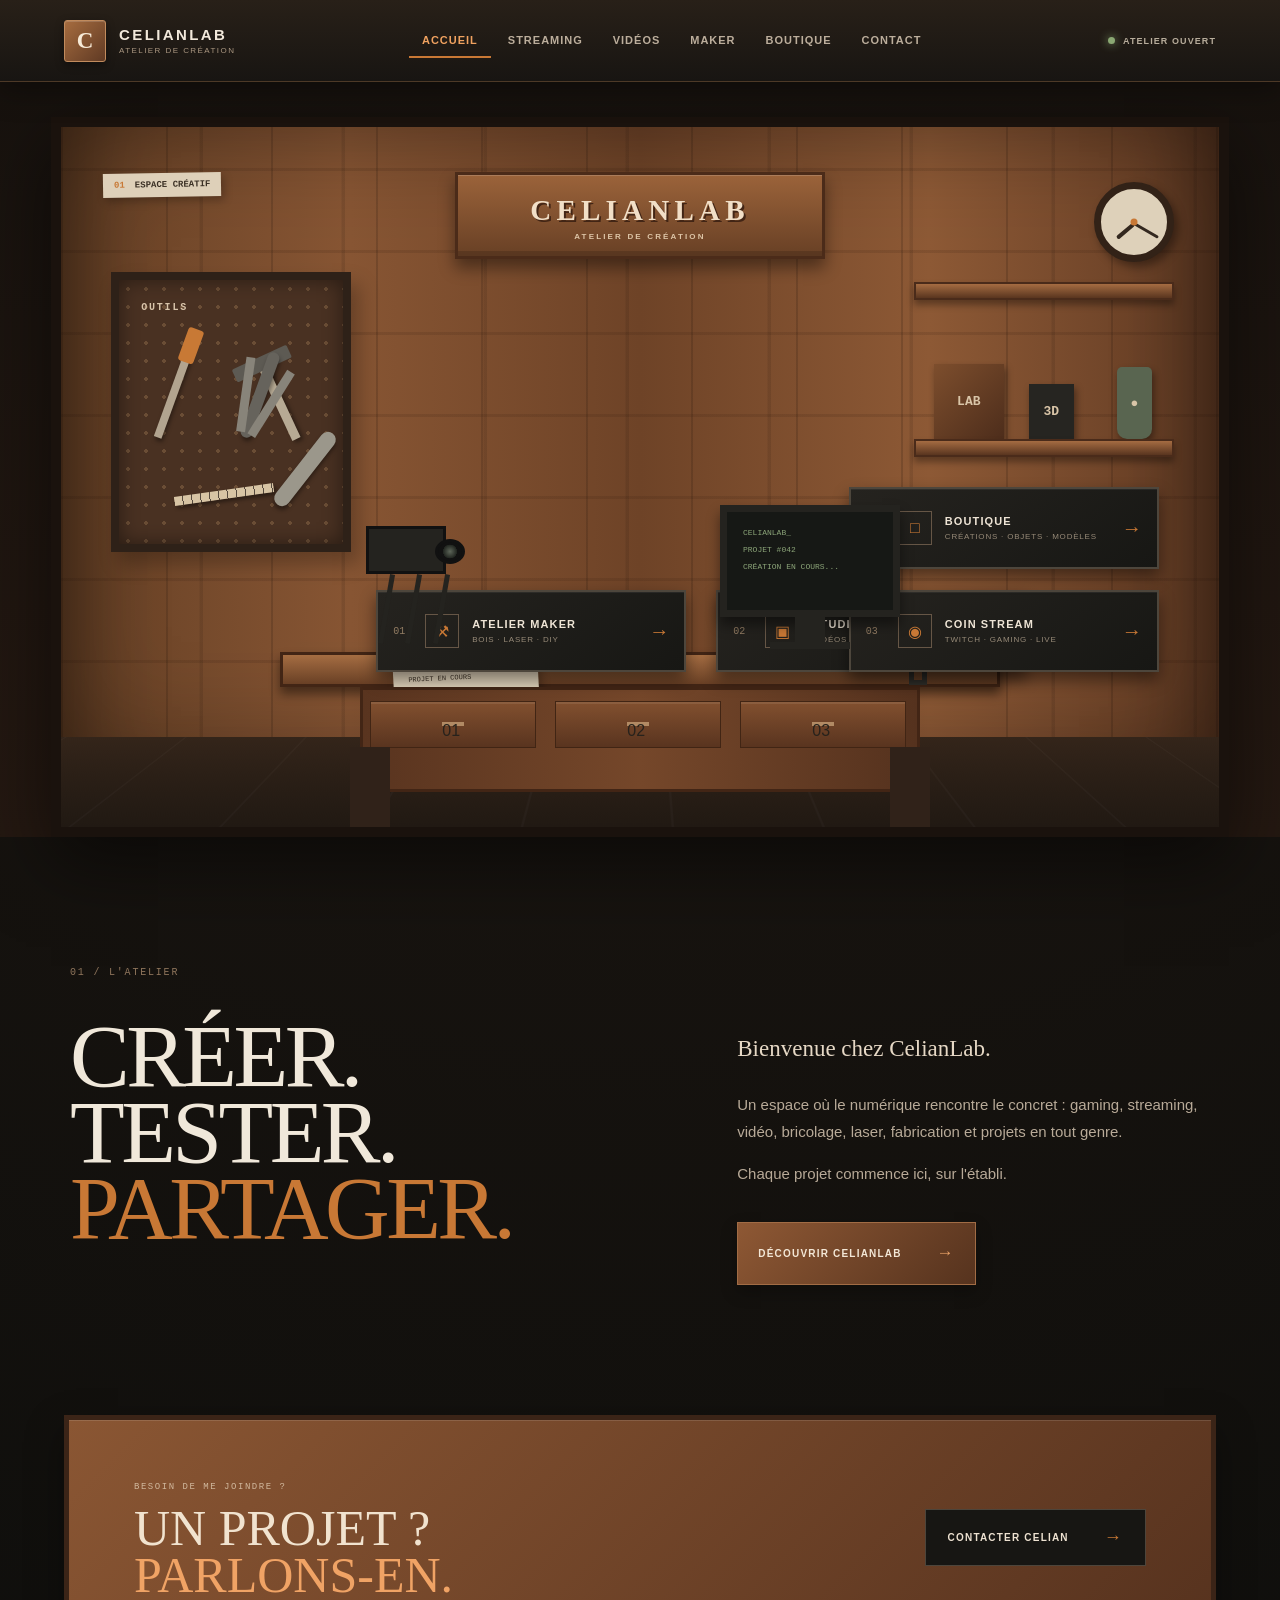
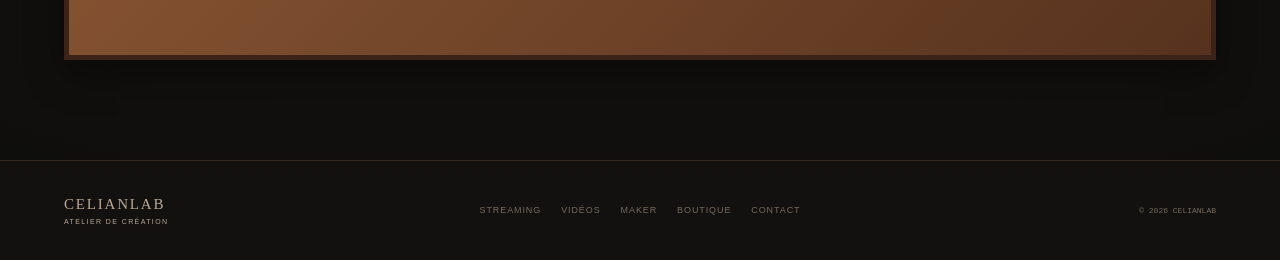
<file: index.html>
<!DOCTYPE html>
<html lang="fr">
<head>
    <meta charset="UTF-8">
    <meta name="viewport" content="width=device-width, initial-scale=1.0">

    <title>CelianLab — Atelier de création</title>
    <meta
        name="description"
        content="CelianLab — atelier de création, maker, gaming, vidéo, laser et bricolage."
    >

    <link rel="stylesheet" href="./style.css">
</head>

<body>

    <!-- =========================
         HEADER
    ========================== -->

    <header class="topbar">

        <a href="./index.html" class="brand">
            <span class="brand-mark">C</span>

            <span class="brand-text">
                CELIANLAB
                <small>ATELIER DE CRÉATION</small>
            </span>
        </a>

        <nav class="navigation">
            <a href="./index.html" class="active">Accueil</a>
            <a href="./streaming.html">Streaming</a>
            <a href="./videos.html">Vidéos</a>
            <a href="./maker.html">Maker</a>
            <a href="./boutique.html">Boutique</a>
            <a href="./contact.html">Contact</a>
        </nav>

        <div class="workshop-status">
            <span class="status-light"></span>
            ATELIER OUVERT
        </div>

    </header>


    <!-- =========================
         ATELIER
    ========================== -->

    <main>

        <section class="workshop">

            <!-- Mur arrière -->

            <div class="back-wall">

                <!-- Enseigne -->

                <div class="workshop-sign">

                    <div class="sign-top">
                        CELIANLAB
                    </div>

                    <div class="sign-bottom">
                        ATELIER DE CRÉATION
                    </div>

                </div>


                <!-- Petite plaque -->

                <div class="wall-label">
                    <span>01</span>
                    ESPACE CRÉATIF
                </div>


                <!-- Étagère -->

                <div class="shelf">

                    <div class="shelf-board shelf-top"></div>

                    <div class="shelf-item box-one">
                        <span>LAB</span>
                    </div>

                    <div class="shelf-item box-two">
                        3D
                    </div>

                    <div class="shelf-item bottle">
                        ●
                    </div>

                    <div class="shelf-board shelf-bottom"></div>

                </div>


                <!-- Tableau d'outils -->

                <div class="pegboard">

                    <div class="pegboard-title">
                        OUTILS
                    </div>

                    <div class="tool hammer"></div>
                    <div class="tool screwdriver"></div>
                    <div class="tool ruler"></div>
                    <div class="tool plier"></div>
                    <div class="tool wrench"></div>

                </div>


                <!-- Petite horloge -->

                <div class="clock">
                    <span class="clock-hand hour"></span>
                    <span class="clock-hand minute"></span>
                    <span class="clock-center"></span>
                </div>


                <!-- =========================
                     ZONE MAKER
                ========================== -->

                <a href="./maker.html"
                   class="work-zone maker-zone"
                   aria-label="Découvrir l'atelier Maker">

                    <div class="zone-number">01</div>

                    <div class="zone-content">

                        <span class="zone-icon">⚒</span>

                        <div>
                            <strong>ATELIER MAKER</strong>
                            <small>BOIS · LASER · DIY</small>
                        </div>

                    </div>

                    <span class="zone-arrow">→</span>

                </a>


                <!-- =========================
                     ZONE VIDEO
                ========================== -->

                <a href="./videos.html"
                   class="work-zone video-zone"
                   aria-label="Voir les vidéos">

                    <div class="zone-number">02</div>

                    <div class="zone-content">

                        <span class="zone-icon">▣</span>

                        <div>
                            <strong>STUDIO VIDÉO</strong>
                            <small>VIDÉOS · MONTAGE · CRÉATION</small>
                        </div>

                    </div>

                    <span class="zone-arrow">→</span>

                </a>


                <!-- =========================
                     ZONE STREAMING
                ========================== -->

                <a href="./streaming.html"
                   class="work-zone streaming-zone"
                   aria-label="Accéder au streaming">

                    <div class="zone-number">03</div>

                    <div class="zone-content">

                        <span class="zone-icon">◉</span>

                        <div>
                            <strong>COIN STREAM</strong>
                            <small>TWITCH · GAMING · LIVE</small>
                        </div>

                    </div>

                    <span class="zone-arrow">→</span>

                </a>


                <!-- =========================
                     ZONE BOUTIQUE
                ========================== -->

                <a href="./boutique.html"
                   class="work-zone shop-zone"
                   aria-label="Voir les créations">

                    <div class="zone-number">04</div>

                    <div class="zone-content">

                        <span class="zone-icon">□</span>

                        <div>
                            <strong>BOUTIQUE</strong>
                            <small>CRÉATIONS · OBJETS · MODÈLES</small>
                        </div>

                    </div>

                    <span class="zone-arrow">→</span>

                </a>


                <!-- =========================
                     ÉTABLI
                ========================== -->

                <div class="workbench">

                    <div class="bench-top">

                        <div class="bench-clamp"></div>

                        <div class="bench-paper">
                            <span>CELIANLAB</span>
                            <small>PROJET EN COURS</small>
                        </div>

                        <div class="bench-tools">
                            <span>✎</span>
                            <span>▱</span>
                            <span>⚙</span>
                        </div>

                    </div>

                    <div class="bench-front">

                        <div class="drawer">
                            <span>01</span>
                        </div>

                        <div class="drawer">
                            <span>02</span>
                        </div>

                        <div class="drawer">
                            <span>03</span>
                        </div>

                    </div>

                    <div class="bench-leg left"></div>
                    <div class="bench-leg right"></div>

                </div>


                <!-- Écran sur établi -->

                <div class="monitor">

                    <div class="monitor-screen">

                        <span class="terminal-line">
                            CELIANLAB_
                        </span>

                        <span class="terminal-line">
                            PROJET #042
                        </span>

                        <span class="terminal-line">
                            CRÉATION EN COURS...
                        </span>

                    </div>

                    <div class="monitor-neck"></div>
                    <div class="monitor-base"></div>

                </div>


                <!-- Caméra -->

                <div class="camera">

                    <div class="camera-body">
                        <div class="camera-lens"></div>
                    </div>

                    <div class="camera-tripod">
                        <span></span>
                        <span></span>
                        <span></span>
                    </div>

                </div>


                <!-- Sol -->

                <div class="floor-lines"></div>

            </div>

        </section>


        <!-- =========================
             PRESENTATION
        ========================== -->

        <section class="intro-section">

            <div class="section-number">
                01 / L'ATELIER
            </div>

            <div class="intro-grid">

                <div>
                    <h1>
                        CRÉER.<br>
                        TESTER.<br>
                        <em>PARTAGER.</em>
                    </h1>
                </div>

                <div class="intro-text">

                    <p class="intro-lead">
                        Bienvenue chez CelianLab.
                    </p>

                    <p>
                        Un espace où le numérique rencontre le concret :
                        gaming, streaming, vidéo, bricolage, laser,
                        fabrication et projets en tout genre.
                    </p>

                    <p>
                        Chaque projet commence ici, sur l'établi.
                    </p>

                    <a href="./about.html" class="wood-button">
                        DÉCOUVRIR CELIANLAB
                        <span>→</span>
                    </a>

                </div>

            </div>

        </section>


        <!-- =========================
             CONTACT / PLAQUE
        ========================== -->

        <section class="contact-board">

            <div class="contact-board-inner">

                <div>
                    <span class="small-label">BESOIN DE ME JOINDRE ?</span>

                    <h2>
                        UN PROJET ?
                        <br>
                        <em>PARLONS-EN.</em>
                    </h2>
                </div>

                <a href="./contact.html" class="contact-button">
                    CONTACTER CELIAN
                    <span>→</span>
                </a>

            </div>

        </section>

    </main>


    <!-- =========================
         FOOTER
    ========================== -->

    <footer class="footer">

        <div class="footer-brand">
            CELIANLAB
            <span>ATELIER DE CRÉATION</span>
        </div>

        <div class="footer-links">

            <a href="./streaming.html">Streaming</a>
            <a href="./videos.html">Vidéos</a>
            <a href="./maker.html">Maker</a>
            <a href="./boutique.html">Boutique</a>
            <a href="./contact.html">Contact</a>

        </div>

        <div class="footer-copy">
            © 2026 CELIANLAB
        </div>

    </footer>

</body>
</html>
</file>
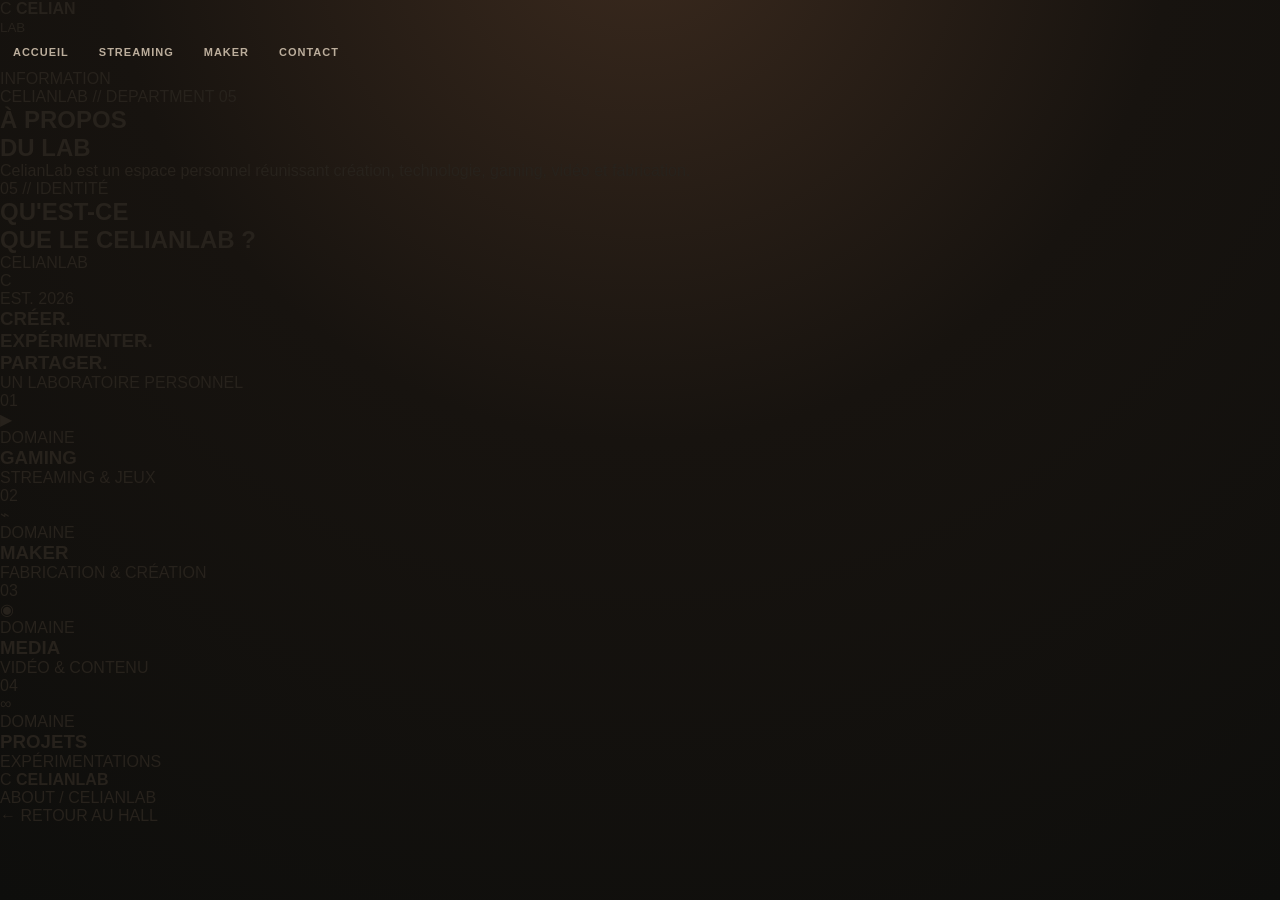
<file: about.html>
<!DOCTYPE html>
<html lang="fr">
<head>
    <meta charset="UTF-8">
    <meta name="viewport" content="width=device-width, initial-scale=1.0">
    <title>CelianLab — À propos</title>
    <link rel="stylesheet" href="style.css">
</head>

<body>

<header class="header">

    <a href="index.html" class="logo">
        <span class="logo-mark">C</span>
        <span>
            <strong>CELIAN</strong><br>
            <small>LAB</small>
        </span>
    </a>

    <nav class="navigation">
        <a href="index.html">Accueil</a>
        <a href="streaming.html">Streaming</a>
        <a href="maker.html">Maker</a>
        <a href="contact.html">Contact</a>
    </nav>

    <div class="status">
        <span class="status-dot"></span>
        INFORMATION
    </div>

</header>


<main>

<section class="hero">

    <div class="hero-content">

        <p class="eyebrow">
            CELIANLAB // DEPARTMENT 05
        </p>

        <h1>
            À PROPOS<br>
            <span>DU LAB</span>
        </h1>

        <p class="hero-description">
            CelianLab est un espace personnel réunissant création,
            technologie, gaming, vidéo et fabrication.
        </p>

    </div>

</section>


<section class="activities">

    <div class="section-title">

        <p class="eyebrow">05 // IDENTITÉ</p>

        <h2>
            QU'EST-CE<br>
            QUE LE <span>CELIANLAB ?</span>
        </h2>

    </div>


    <div class="departments">

        <div class="department department-large">

            <div class="department-number">CELIANLAB</div>

            <div class="department-icon">C</div>

            <div class="department-content">

                <p>EST. 2026</p>

                <h3>
                    CRÉER.<br>
                    EXPÉRIMENTER.<br>
                    PARTAGER.
                </h3>

                <span class="enter">
                    UN LABORATOIRE PERSONNEL
                </span>

            </div>

        </div>


        <div class="department">

            <div class="department-number">01</div>

            <div class="department-icon">▶</div>

            <div class="department-content">

                <p>DOMAINE</p>

                <h3>
                    GAMING
                </h3>

                <span class="enter">
                    STREAMING & JEUX
                </span>

            </div>

        </div>


        <div class="department">

            <div class="department-number">02</div>

            <div class="department-icon">⌁</div>

            <div class="department-content">

                <p>DOMAINE</p>

                <h3>
                    MAKER
                </h3>

                <span class="enter">
                    FABRICATION & CRÉATION
                </span>

            </div>

        </div>


        <div class="department">

            <div class="department-number">03</div>

            <div class="department-icon">◉</div>

            <div class="department-content">

                <p>DOMAINE</p>

                <h3>
                    MEDIA
                </h3>

                <span class="enter">
                    VIDÉO & CONTENU
                </span>

            </div>

        </div>


        <div class="department">

            <div class="department-number">04</div>

            <div class="department-icon">∞</div>

            <div class="department-content">

                <p>DOMAINE</p>

                <h3>
                    PROJETS
                </h3>

                <span class="enter">
                    EXPÉRIMENTATIONS
                </span>

            </div>

        </div>

    </div>

</section>

</main>


<footer>

    <div class="footer-logo">
        <span class="logo-mark">C</span>
        <strong>CELIANLAB</strong>
    </div>

    <p>ABOUT / CELIANLAB</p>

    <a href="index.html">← RETOUR AU HALL</a>

</footer>

</body>
</html>
</file>
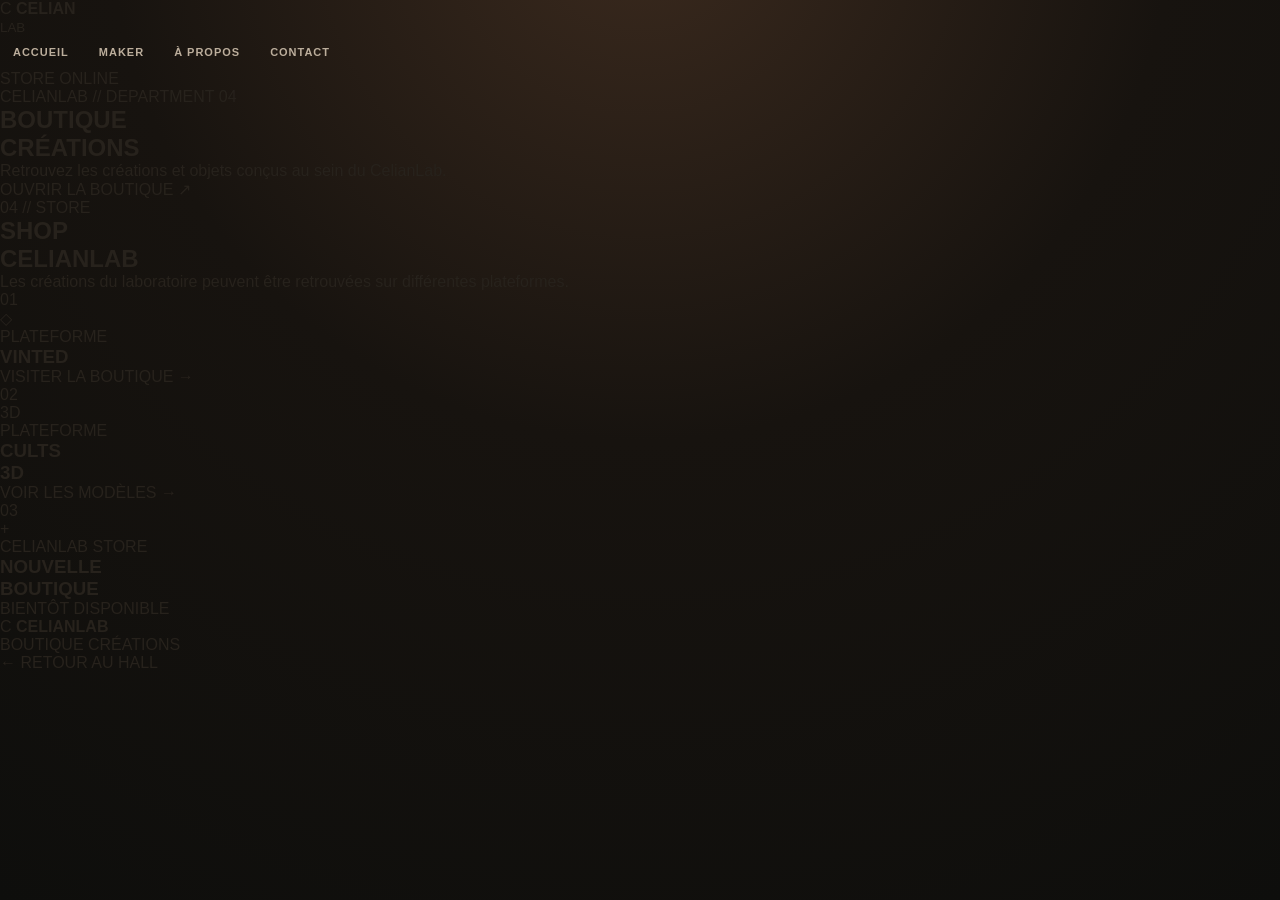
<file: boutique.html>
<!DOCTYPE html>
<html lang="fr">
<head>
    <meta charset="UTF-8">
    <meta name="viewport" content="width=device-width, initial-scale=1.0">
    <title>CelianLab — Boutique</title>
    <link rel="stylesheet" href="style.css">
</head>

<body>

<header class="header">

    <a href="index.html" class="logo">
        <span class="logo-mark">C</span>
        <span>
            <strong>CELIAN</strong><br>
            <small>LAB</small>
        </span>
    </a>

    <nav class="navigation">
        <a href="index.html">Accueil</a>
        <a href="maker.html">Maker</a>
        <a href="about.html">À propos</a>
        <a href="contact.html">Contact</a>
    </nav>

    <div class="status">
        <span class="status-dot"></span>
        STORE ONLINE
    </div>

</header>


<main>

<section class="hero">

    <div class="hero-content">

        <p class="eyebrow">
            CELIANLAB // DEPARTMENT 04
        </p>

        <h1>
            BOUTIQUE<br>
            <span>CRÉATIONS</span>
        </h1>

        <p class="hero-description">
            Retrouvez les créations et objets conçus au sein du CelianLab.
        </p>

        <a href="https://www.vinted.fr/" target="_blank" class="primary-button">
            OUVRIR LA BOUTIQUE
            <span>↗</span>
        </a>

    </div>

</section>


<section class="activities">

    <div class="section-title">

        <p class="eyebrow">04 // STORE</p>

        <h2>
            SHOP<br>
            <span>CELIANLAB</span>
        </h2>

        <p>
            Les créations du laboratoire peuvent être retrouvées sur différentes plateformes.
        </p>

    </div>


    <div class="departments">

        <a href="https://www.vinted.fr/" target="_blank"
           class="department department-large">

            <div class="department-number">01</div>

            <div class="department-icon">◇</div>

            <div class="department-content">

                <p>PLATEFORME</p>

                <h3>
                    VINTED
                </h3>

                <span class="enter">
                    VISITER LA BOUTIQUE →
                </span>

            </div>

        </a>


        <a href="https://cults3d.com/" target="_blank"
           class="department">

            <div class="department-number">02</div>

            <div class="department-icon">3D</div>

            <div class="department-content">

                <p>PLATEFORME</p>

                <h3>
                    CULTS<br>
                    3D
                </h3>

                <span class="enter">
                    VOIR LES MODÈLES →
                </span>

            </div>

        </a>


        <div class="department">

            <div class="department-number">03</div>

            <div class="department-icon">+</div>

            <div class="department-content">

                <p>CELIANLAB STORE</p>

                <h3>
                    NOUVELLE<br>
                    BOUTIQUE
                </h3>

                <span class="enter">
                    BIENTÔT DISPONIBLE
                </span>

            </div>

        </div>

    </div>

</section>

</main>


<footer>

    <div class="footer-logo">
        <span class="logo-mark">C</span>
        <strong>CELIANLAB</strong>
    </div>

    <p>BOUTIQUE CRÉATIONS</p>

    <a href="index.html">← RETOUR AU HALL</a>

</footer>

</body>
</html>
</file>
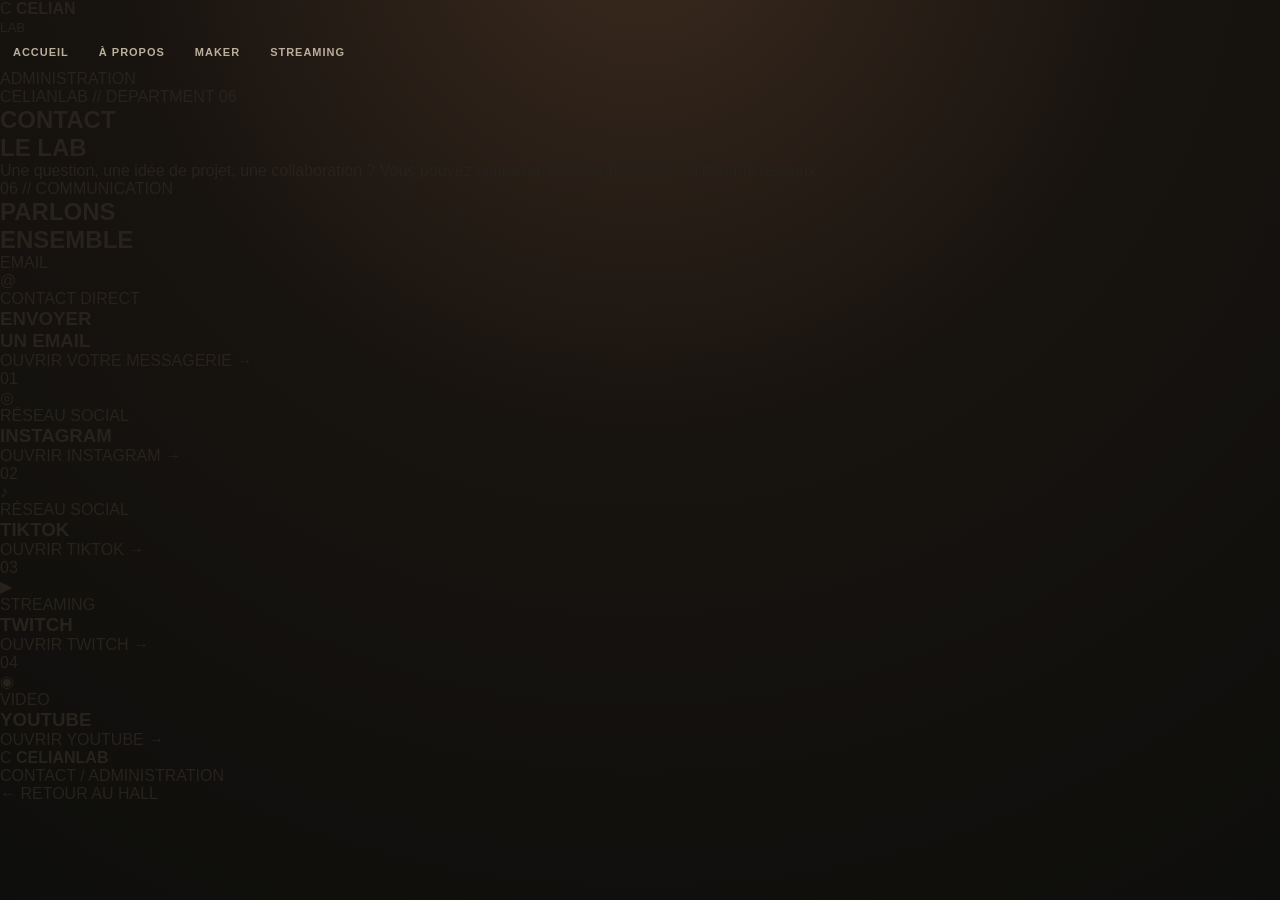
<file: contact.html>
<!DOCTYPE html>
<html lang="fr">
<head>
    <meta charset="UTF-8">
    <meta name="viewport" content="width=device-width, initial-scale=1.0">
    <title>CelianLab — Contact</title>
    <link rel="stylesheet" href="style.css">
</head>

<body>

<header class="header">

    <a href="index.html" class="logo">
        <span class="logo-mark">C</span>
        <span>
            <strong>CELIAN</strong><br>
            <small>LAB</small>
        </span>
    </a>

    <nav class="navigation">
        <a href="index.html">Accueil</a>
        <a href="about.html">À propos</a>
        <a href="maker.html">Maker</a>
        <a href="streaming.html">Streaming</a>
    </nav>

    <div class="status">
        <span class="status-dot"></span>
        ADMINISTRATION
    </div>

</header>


<main>

<section class="hero">

    <div class="hero-content">

        <p class="eyebrow">
            CELIANLAB // DEPARTMENT 06
        </p>

        <h1>
            CONTACT<br>
            <span>LE LAB</span>
        </h1>

        <p class="hero-description">
            Une question, une idée de projet, une collaboration ?
            Vous pouvez contacter le CelianLab via les différents réseaux.
        </p>

    </div>

</section>


<section class="activities">

    <div class="section-title">

        <p class="eyebrow">06 // COMMUNICATION</p>

        <h2>
            PARLONS<br>
            <span>ENSEMBLE</span>
        </h2>

    </div>


    <div class="departments">

        <a href="mailto:contact@celianlab.fr"
           class="department department-large">

            <div class="department-number">EMAIL</div>

            <div class="department-icon">@</div>

            <div class="department-content">

                <p>CONTACT DIRECT</p>

                <h3>
                    ENVOYER<br>
                    UN EMAIL
                </h3>

                <span class="enter">
                    OUVRIR VOTRE MESSAGERIE →
                </span>

            </div>

        </a>


        <a href="https://www.instagram.com/" target="_blank"
           class="department">

            <div class="department-number">01</div>

            <div class="department-icon">◎</div>

            <div class="department-content">

                <p>RÉSEAU SOCIAL</p>

                <h3>
                    INSTAGRAM
                </h3>

                <span class="enter">
                    OUVRIR INSTAGRAM →
                </span>

            </div>

        </a>


        <a href="https://www.tiktok.com/" target="_blank"
           class="department">

            <div class="department-number">02</div>

            <div class="department-icon">♪</div>

            <div class="department-content">

                <p>RÉSEAU SOCIAL</p>

                <h3>
                    TIKTOK
                </h3>

                <span class="enter">
                    OUVRIR TIKTOK →
                </span>

            </div>

        </a>


        <a href="https://www.twitch.tv/" target="_blank"
           class="department">

            <div class="department-number">03</div>

            <div class="department-icon">▶</div>

            <div class="department-content">

                <p>STREAMING</p>

                <h3>
                    TWITCH
                </h3>

                <span class="enter">
                    OUVRIR TWITCH →
                </span>

            </div>

        </a>


        <a href="https://www.youtube.com/" target="_blank"
           class="department">

            <div class="department-number">04</div>

            <div class="department-icon">◉</div>

            <div class="department-content">

                <p>VIDEO</p>

                <h3>
                    YOUTUBE
                </h3>

                <span class="enter">
                    OUVRIR YOUTUBE →
                </span>

            </div>

        </a>

    </div>

</section>

</main>


<footer>

    <div class="footer-logo">
        <span class="logo-mark">C</span>
        <strong>CELIANLAB</strong>
    </div>

    <p>CONTACT / ADMINISTRATION</p>

    <a href="index.html">← RETOUR AU HALL</a>

</footer>

</body>
</html>
</file>
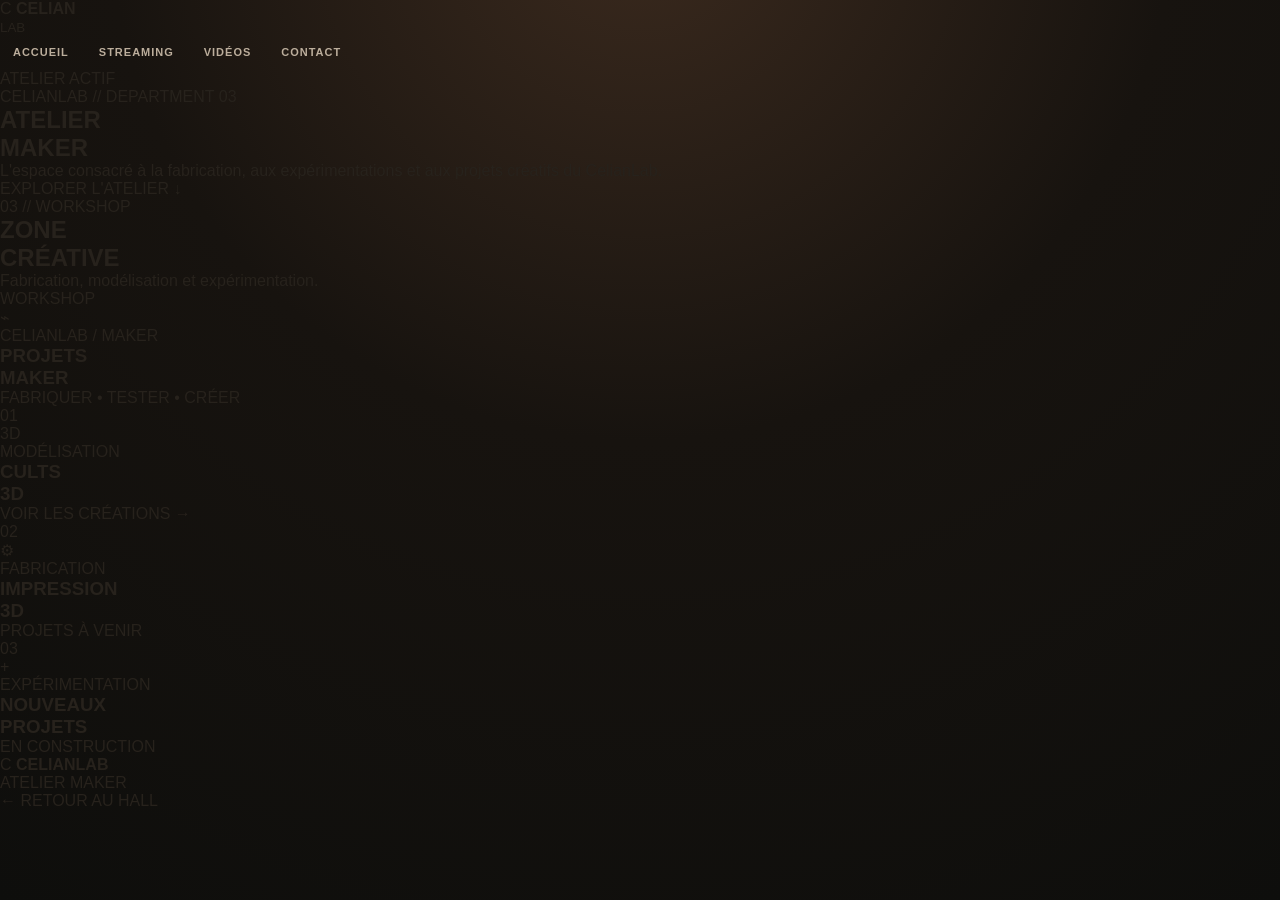
<file: maker.html>
<!DOCTYPE html>
<html lang="fr">
<head>
    <meta charset="UTF-8">
    <meta name="viewport" content="width=device-width, initial-scale=1.0">
    <title>CelianLab — Atelier Maker</title>
    <link rel="stylesheet" href="style.css">
</head>

<body>

<header class="header">

    <a href="index.html" class="logo">
        <span class="logo-mark">C</span>
        <span>
            <strong>CELIAN</strong><br>
            <small>LAB</small>
        </span>
    </a>

    <nav class="navigation">
        <a href="index.html">Accueil</a>
        <a href="streaming.html">Streaming</a>
        <a href="videos.html">Vidéos</a>
        <a href="contact.html">Contact</a>
    </nav>

    <div class="status">
        <span class="status-dot"></span>
        ATELIER ACTIF
    </div>

</header>


<main>

<section class="hero">

    <div class="hero-content">

        <p class="eyebrow">
            CELIANLAB // DEPARTMENT 03
        </p>

        <h1>
            ATELIER<br>
            <span>MAKER</span>
        </h1>

        <p class="hero-description">
            L'espace consacré à la fabrication, aux expérimentations
            et aux projets créatifs du CelianLab.
        </p>

        <a href="#projets" class="primary-button">
            EXPLORER L'ATELIER
            <span>↓</span>
        </a>

    </div>

</section>


<section class="activities" id="projets">

    <div class="section-title">

        <p class="eyebrow">03 // WORKSHOP</p>

        <h2>
            ZONE<br>
            <span>CRÉATIVE</span>
        </h2>

        <p>
            Fabrication, modélisation et expérimentation.
        </p>

    </div>


    <div class="departments">

        <div class="department department-large">

            <div class="department-number">WORKSHOP</div>

            <div class="department-icon">⌁</div>

            <div class="department-content">

                <p>CELIANLAB / MAKER</p>

                <h3>
                    PROJETS<br>
                    MAKER
                </h3>

                <span class="enter">
                    FABRIQUER • TESTER • CRÉER
                </span>

            </div>

        </div>


        <a href="https://cults3d.com/" target="_blank" class="department">

            <div class="department-number">01</div>

            <div class="department-icon">3D</div>

            <div class="department-content">

                <p>MODÉLISATION</p>

                <h3>
                    CULTS<br>
                    3D
                </h3>

                <span class="enter">
                    VOIR LES CRÉATIONS →
                </span>

            </div>

        </a>


        <div class="department">

            <div class="department-number">02</div>

            <div class="department-icon">⚙</div>

            <div class="department-content">

                <p>FABRICATION</p>

                <h3>
                    IMPRESSION<br>
                    3D
                </h3>

                <span class="enter">
                    PROJETS À VENIR
                </span>

            </div>

        </div>


        <div class="department">

            <div class="department-number">03</div>

            <div class="department-icon">+</div>

            <div class="department-content">

                <p>EXPÉRIMENTATION</p>

                <h3>
                    NOUVEAUX<br>
                    PROJETS
                </h3>

                <span class="enter">
                    EN CONSTRUCTION
                </span>

            </div>

        </div>

    </div>

</section>

</main>


<footer>

    <div class="footer-logo">
        <span class="logo-mark">C</span>
        <strong>CELIANLAB</strong>
    </div>

    <p>ATELIER MAKER</p>

    <a href="index.html">← RETOUR AU HALL</a>

</footer>

</body>
</html>
</file>
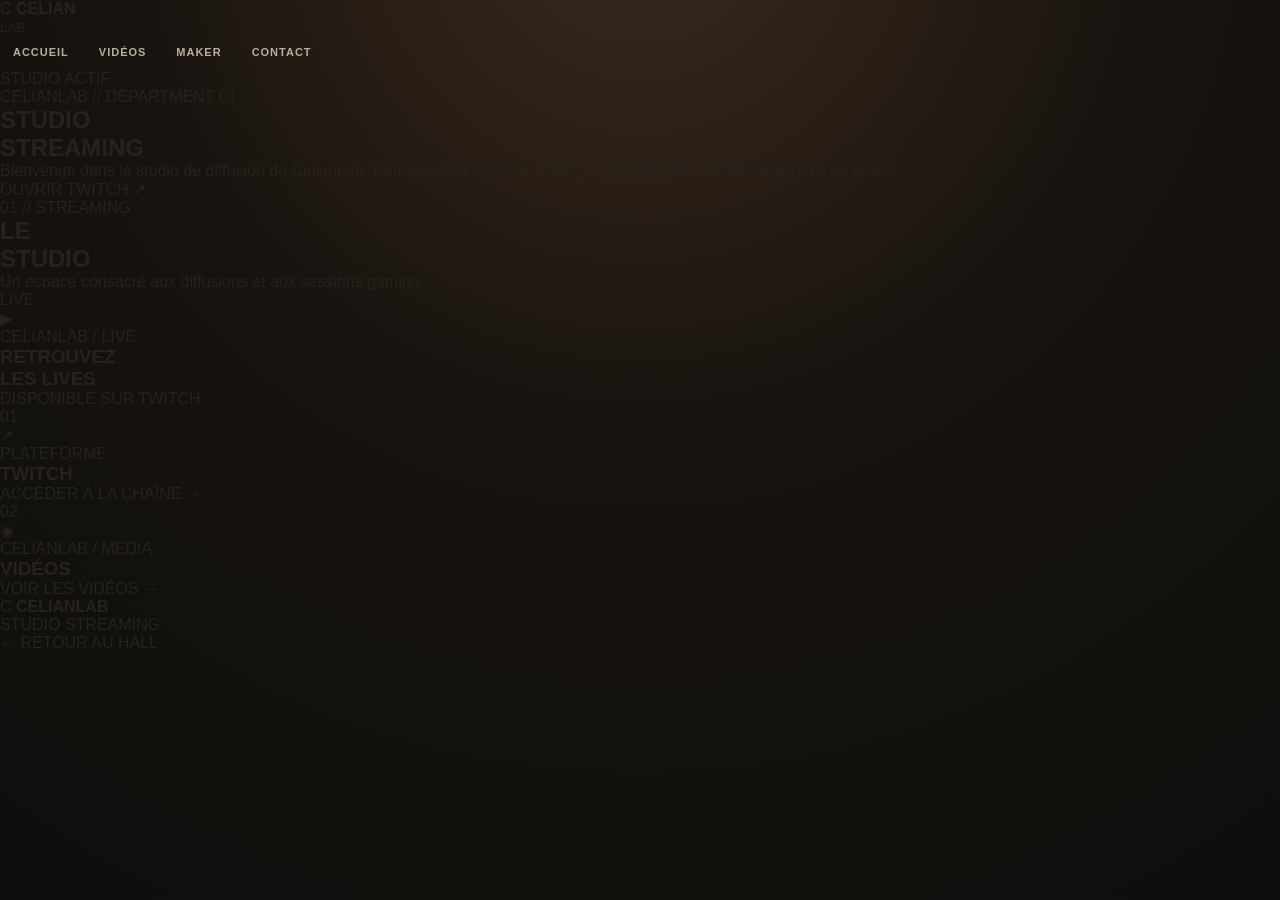
<file: streaming.html>
<!DOCTYPE html>
<html lang="fr">
<head>
    <meta charset="UTF-8">
    <meta name="viewport" content="width=device-width, initial-scale=1.0">
    <title>CelianLab — Studio Streaming</title>
    <link rel="stylesheet" href="style.css">
</head>

<body>

<header class="header">
    <a href="index.html" class="logo">
        <span class="logo-mark">C</span>
        <span>
            <strong>CELIAN</strong><br>
            <small>LAB</small>
        </span>
    </a>

    <nav class="navigation">
        <a href="index.html">Accueil</a>
        <a href="videos.html">Vidéos</a>
        <a href="maker.html">Maker</a>
        <a href="contact.html">Contact</a>
    </nav>

    <div class="status">
        <span class="status-dot"></span>
        STUDIO ACTIF
    </div>
</header>


<main>

<section class="hero">

    <div class="hero-content">

        <p class="eyebrow">
            CELIANLAB // DEPARTMENT 01
        </p>

        <h1>
            STUDIO<br>
            <span>STREAMING</span>
        </h1>

        <p class="hero-description">
            Bienvenue dans le studio de diffusion du CelianLab.
            Retrouvez les lives, le gaming et les différents contenus diffusés en direct.
        </p>

        <a href="https://www.twitch.tv/" target="_blank" class="primary-button">
            OUVRIR TWITCH
            <span>↗</span>
        </a>

    </div>

</section>


<section class="activities">

    <div class="section-title">

        <p class="eyebrow">01 // STREAMING</p>

        <h2>
            LE<br>
            <span>STUDIO</span>
        </h2>

        <p>
            Un espace consacré aux diffusions et aux sessions gaming.
        </p>

    </div>


    <div class="departments">

        <div class="department department-large">

            <div class="department-number">LIVE</div>

            <div class="department-icon">▶</div>

            <div class="department-content">

                <p>CELIANLAB / LIVE</p>

                <h3>
                    RETROUVEZ<br>
                    LES LIVES
                </h3>

                <span class="enter">
                    DISPONIBLE SUR TWITCH
                </span>

            </div>

        </div>


        <a href="https://www.twitch.tv/" target="_blank" class="department">

            <div class="department-number">01</div>

            <div class="department-icon">↗</div>

            <div class="department-content">

                <p>PLATEFORME</p>

                <h3>
                    TWITCH
                </h3>

                <span class="enter">
                    ACCÉDER À LA CHAÎNE →
                </span>

            </div>

        </a>


        <a href="videos.html" class="department">

            <div class="department-number">02</div>

            <div class="department-icon">◉</div>

            <div class="department-content">

                <p>CELIANLAB / MEDIA</p>

                <h3>
                    VIDÉOS
                </h3>

                <span class="enter">
                    VOIR LES VIDÉOS →
                </span>

            </div>

        </a>

    </div>

</section>

</main>


<footer>

    <div class="footer-logo">
        <span class="logo-mark">C</span>
        <strong>CELIANLAB</strong>
    </div>

    <p>STUDIO STREAMING</p>

    <a href="index.html">← RETOUR AU HALL</a>

</footer>

</body>
</html>
</file>
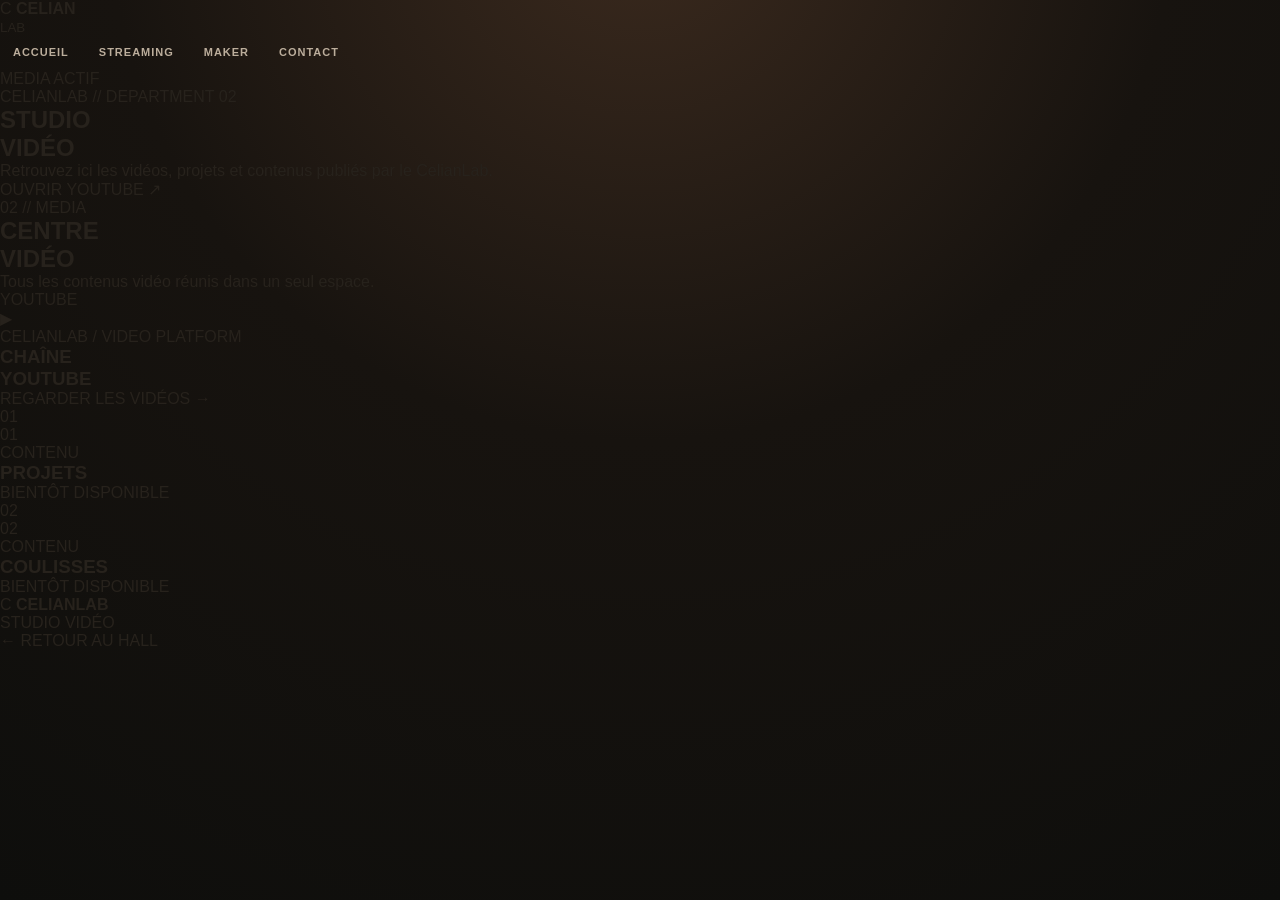
<file: videos.html>
<!DOCTYPE html>
<html lang="fr">
<head>
    <meta charset="UTF-8">
    <meta name="viewport" content="width=device-width, initial-scale=1.0">
    <title>CelianLab — Studio Vidéo</title>
    <link rel="stylesheet" href="style.css">
</head>

<body>

<header class="header">

    <a href="index.html" class="logo">
        <span class="logo-mark">C</span>
        <span>
            <strong>CELIAN</strong><br>
            <small>LAB</small>
        </span>
    </a>

    <nav class="navigation">
        <a href="index.html">Accueil</a>
        <a href="streaming.html">Streaming</a>
        <a href="maker.html">Maker</a>
        <a href="contact.html">Contact</a>
    </nav>

    <div class="status">
        <span class="status-dot"></span>
        MEDIA ACTIF
    </div>

</header>


<main>

<section class="hero">

    <div class="hero-content">

        <p class="eyebrow">
            CELIANLAB // DEPARTMENT 02
        </p>

        <h1>
            STUDIO<br>
            <span>VIDÉO</span>
        </h1>

        <p class="hero-description">
            Retrouvez ici les vidéos, projets et contenus publiés
            par le CelianLab.
        </p>

        <a href="https://www.youtube.com/" target="_blank" class="primary-button">
            OUVRIR YOUTUBE
            <span>↗</span>
        </a>

    </div>

</section>


<section class="activities">

    <div class="section-title">

        <p class="eyebrow">02 // MEDIA</p>

        <h2>
            CENTRE<br>
            <span>VIDÉO</span>
        </h2>

        <p>
            Tous les contenus vidéo réunis dans un seul espace.
        </p>

    </div>


    <div class="departments">

        <a href="https://www.youtube.com/" target="_blank"
           class="department department-large">

            <div class="department-number">YOUTUBE</div>

            <div class="department-icon">▶</div>

            <div class="department-content">

                <p>CELIANLAB / VIDEO PLATFORM</p>

                <h3>
                    CHAÎNE<br>
                    YOUTUBE
                </h3>

                <span class="enter">
                    REGARDER LES VIDÉOS →
                </span>

            </div>

        </a>


        <div class="department">

            <div class="department-number">01</div>

            <div class="department-icon">01</div>

            <div class="department-content">

                <p>CONTENU</p>

                <h3>
                    PROJETS
                </h3>

                <span class="enter">
                    BIENTÔT DISPONIBLE
                </span>

            </div>

        </div>


        <div class="department">

            <div class="department-number">02</div>

            <div class="department-icon">02</div>

            <div class="department-content">

                <p>CONTENU</p>

                <h3>
                    COULISSES
                </h3>

                <span class="enter">
                    BIENTÔT DISPONIBLE
                </span>

            </div>

        </div>

    </div>

</section>

</main>


<footer>

    <div class="footer-logo">
        <span class="logo-mark">C</span>
        <strong>CELIANLAB</strong>
    </div>

    <p>STUDIO VIDÉO</p>

    <a href="index.html">← RETOUR AU HALL</a>

</footer>

</body>
</html>
</file>
<file: style.css>
/* =========================================================
   CELIANLAB — ATELIER
   Style : atelier bois / maker / professionnel
========================================================= */


/* =========================================================
   VARIABLES
========================================================= */

:root {

    --wood-very-dark: #21150f;
    --wood-dark: #382116;
    --wood: #694127;
    --wood-light: #95613b;
    --wood-orange: #b47746;

    --paper: #e9dfcf;
    --paper-dark: #cfc0a9;

    --metal: #1d1d1a;
    --metal-light: #34342f;

    --black: #11110f;

    --text: #27221c;
    --text-light: #f0e8da;

    --orange: #c87835;
    --orange-light: #e39a57;

    --green: #66805e;

}


/* =========================================================
   RESET
========================================================= */

* {
    box-sizing: border-box;
    margin: 0;
    padding: 0;
}

html {
    scroll-behavior: smooth;
}

body {

    background:
        radial-gradient(
            circle at 50% -10%,
            #3b2a1e 0,
            #17130f 45%,
            #0e0e0c 100%
        );

    color: var(--text);

    font-family:
        Inter,
        -apple-system,
        BlinkMacSystemFont,
        "Segoe UI",
        sans-serif;

    min-height: 100vh;
}

a {
    color: inherit;
    text-decoration: none;
}


/* =========================================================
   HEADER
========================================================= */

.topbar {

    position: relative;
    z-index: 50;

    height: 82px;

    display: flex;
    align-items: center;
    justify-content: space-between;

    padding: 0 5vw;

    background:
        linear-gradient(
            180deg,
            #282018,
            #181512
        );

    border-bottom: 1px solid #4d3927;

    box-shadow:
        0 8px 30px rgba(0,0,0,.35);

}


/* BRAND */

.brand {

    display: flex;
    align-items: center;
    gap: 13px;

    color: #f2e9db;
}

.brand-mark {

    width: 42px;
    height: 42px;

    display: grid;
    place-items: center;

    border-radius: 3px;

    background:
        linear-gradient(
            135deg,
            #a66c3f,
            #603a24
        );

    border: 1px solid #c18b5d;

    color: #f7ead7;

    font-family: Georgia, serif;
    font-size: 23px;
    font-weight: bold;

    box-shadow:
        inset 0 1px rgba(255,255,255,.15),
        0 3px 8px rgba(0,0,0,.4);
}

.brand-text {

    font-size: 15px;
    font-weight: 800;
    letter-spacing: .16em;
}

.brand-text small {

    display: block;

    margin-top: 3px;

    font-size: 8px;
    font-weight: 500;

    letter-spacing: .18em;

    color: #aa9781;
}


/* NAVIGATION */

.navigation {

    display: flex;
    gap: 4px;
}

.navigation a {

    padding: 10px 13px;

    color: #bcae9c;

    font-size: 11px;
    font-weight: 700;

    letter-spacing: .09em;
    text-transform: uppercase;

    border-bottom: 2px solid transparent;

    transition:
        color .2s ease,
        background .2s ease,
        border .2s ease;
}

.navigation a:hover {

    color: #f4eadc;

    background: rgba(255,255,255,.04);

}

.navigation a.active {

    color: #f0a260;

    border-bottom-color: var(--orange);

}


/* STATUS */

.workshop-status {

    display: flex;
    align-items: center;
    gap: 8px;

    color: #b8ad9c;

    font-size: 9px;
    font-weight: 800;

    letter-spacing: .12em;
}

.status-light {

    width: 7px;
    height: 7px;

    border-radius: 50%;

    background: #8aa873;

    box-shadow:
        0 0 10px #8aa873;
}


/* =========================================================
   ATELIER PRINCIPAL
========================================================= */

.workshop {

    padding: 35px 4vw 0;

    background:
        linear-gradient(
            180deg,
            #17120e,
            #241811
        );
}


/* =========================================================
   MUR
========================================================= */

.back-wall {

    position: relative;

    height: min(720px, 76vw);

    min-height: 580px;

    max-width: 1500px;

    margin: auto;

    overflow: hidden;

    border: 10px solid #1a120d;

    background-color: #75482b;

    /*
       Faux bois :
       plusieurs lignes verticales/horizontales
    */

    background-image:

        repeating-linear-gradient(
            90deg,
            rgba(35,19,10,.18) 0,
            rgba(35,19,10,.18) 2px,
            transparent 2px,
            transparent 105px
        ),

        repeating-linear-gradient(
            0deg,
            rgba(45,22,10,.13) 0,
            rgba(45,22,10,.13) 3px,
            transparent 3px,
            transparent 82px
        ),

        linear-gradient(
            90deg,
            #654025,
            #875533 25%,
            #6e4327 50%,
            #8d5935 75%,
            #603a23
        );

    box-shadow:

        inset 0 0 100px rgba(0,0,0,.42),
        inset 0 -80px 100px rgba(0,0,0,.3),
        0 25px 70px rgba(0,0,0,.5);

}


/* Lignes verticales du bois */

.back-wall::before {

    content: "";

    position: absolute;
    inset: 0;

    pointer-events: none;

    background:
        repeating-linear-gradient(
            90deg,
            transparent 0,
            transparent 138px,
            rgba(20,10,5,.18) 139px,
            rgba(20,10,5,.18) 142px
        );

    opacity: .6;
}


/* =========================================================
   ENSEIGNE
========================================================= */

.workshop-sign {

    position: absolute;

    top: 45px;
    left: 50%;

    transform: translateX(-50%);

    width: 370px;

    padding: 19px 30px 15px;

    text-align: center;

    background:
        linear-gradient(
            180deg,
            #9b633a,
            #684025
        );

    border: 3px solid #4b2b19;

    color: #f1dfc7;

    box-shadow:

        inset 0 1px rgba(255,255,255,.16),
        inset 0 -5px rgba(0,0,0,.15),

        0 9px 15px rgba(0,0,0,.4);

}

.sign-top {

    font-family:
        Georgia,
        "Times New Roman",
        serif;

    font-size: 29px;
    font-weight: bold;

    letter-spacing: .18em;

    text-shadow:
        2px 2px 0 #422515;
}

.sign-bottom {

    margin-top: 5px;

    font-size: 8px;
    font-weight: 800;

    letter-spacing: .27em;

    color: #ddc5a7;
}


/* =========================================================
   LABEL MURAL
========================================================= */

.wall-label {

    position: absolute;

    top: 46px;
    left: 42px;

    display: flex;
    align-items: center;
    gap: 10px;

    padding: 7px 11px;

    background: #ded0b9;

    color: #3b3025;

    font-family: monospace;

    font-size: 9px;
    font-weight: bold;

    box-shadow:
        3px 4px 8px rgba(0,0,0,.25);

    transform: rotate(-1deg);
}

.wall-label span {

    color: var(--orange);

}


/* =========================================================
   PEGBOARD
========================================================= */

.pegboard {

    position: absolute;

    top: 145px;
    left: 50px;

    width: 240px;
    height: 280px;

    padding: 22px;

    background-color: #493122;

    background-image:
        radial-gradient(
            circle,
            rgba(205,160,112,.25) 2px,
            transparent 2px
        );

    background-size: 18px 18px;

    border: 8px solid #2e2118;

    box-shadow:
        inset 0 0 20px rgba(0,0,0,.45),
        8px 12px 18px rgba(0,0,0,.25);

}

.pegboard-title {

    margin-bottom: 20px;

    color: #d8c4aa;

    font-family: monospace;

    font-size: 10px;
    font-weight: bold;

    letter-spacing: .18em;
}


/* =========================================================
   OUTILS
========================================================= */

.tool {

    position: absolute;

    background: #b7aa94;

    box-shadow:
        2px 3px 4px rgba(0,0,0,.4);

}


/* tournevis */

.screwdriver {

    width: 8px;
    height: 90px;

    top: 70px;
    left: 50px;

    background: #b2a48f;

    transform: rotate(20deg);
}

.screwdriver::before {

    content: "";

    position: absolute;

    width: 16px;
    height: 35px;

    left: -4px;
    top: -25px;

    border-radius: 3px;

    background: #c87935;
}


/* marteau */

.hammer {

    width: 9px;
    height: 85px;

    right: 60px;
    top: 78px;

    transform: rotate(-25deg);
}

.hammer::before {

    content: "";

    position: absolute;

    width: 60px;
    height: 14px;

    top: -5px;
    left: -25px;

    background: #5d5a53;

    border-radius: 2px;

}


/* règle */

.ruler {

    width: 100px;
    height: 9px;

    left: 55px;
    bottom: 45px;

    background:
        repeating-linear-gradient(
            90deg,
            #d7c4a4 0,
            #d7c4a4 8px,
            #55493d 8px,
            #55493d 9px
        );

    transform: rotate(-8deg);
}


/* pince */

.plier {

    width: 12px;
    height: 90px;

    left: 135px;
    top: 70px;

    border-radius: 10px;

    transform: rotate(20deg);

    background: #66635c;
}

.plier::before,
.plier::after {

    content: "";

    position: absolute;

    width: 9px;
    height: 75px;

    background: #88847a;

    top: 12px;

}

.plier::before {
    left: -12px;
    transform: rotate(-12deg);
}

.plier::after {
    right: -12px;
    transform: rotate(12deg);
}


/* clé */

.wrench {

    width: 16px;
    height: 90px;

    right: 30px;
    bottom: 30px;

    background: #9b978b;

    transform: rotate(38deg);

    border-radius: 8px;
}


/* =========================================================
   ÉTAGÈRE
========================================================= */

.shelf {

    position: absolute;

    top: 155px;
    right: 45px;

    width: 260px;
    height: 175px;

}

.shelf-board {

    position: absolute;

    left: 0;

    width: 100%;
    height: 18px;

    background:
        linear-gradient(
            180deg,
            #a56c42,
            #59351f
        );

    border: 2px solid #4a2b1a;

    box-shadow:
        0 5px 7px rgba(0,0,0,.35);

}

.shelf-top {
    top: 0;
}

.shelf-bottom {
    bottom: 0;
}


/* objets */

.shelf-item {

    position: absolute;

    bottom: 18px;

    display: grid;
    place-items: center;

    color: #d9c5a8;

    font-family: monospace;
    font-weight: bold;

    background: #29251f;

    box-shadow:
        2px 4px 7px rgba(0,0,0,.4);

}

.box-one {

    left: 20px;

    width: 70px;
    height: 75px;

    background:
        linear-gradient(
            135deg,
            #7d4e2d,
            #4d2d1b
        );

}

.box-two {

    left: 115px;

    width: 45px;
    height: 55px;

    background: #262521;

}

.bottle {

    right: 22px;

    width: 35px;
    height: 72px;

    border-radius: 5px 5px 10px 10px;

    background: #596550;

}


/* =========================================================
   HORLOGE
========================================================= */

.clock {

    position: absolute;

    right: 45px;
    top: 55px;

    width: 80px;
    height: 80px;

    border-radius: 50%;

    background: #ded1ba;

    border: 7px solid #322217;

    box-shadow:
        4px 5px 10px rgba(0,0,0,.4);

}

.clock-hand {

    position: absolute;

    left: 50%;
    top: 50%;

    transform-origin: 0 50%;

    background: #33281f;

    border-radius: 4px;

}

.clock-hand.hour {

    width: 22px;
    height: 4px;

    transform: rotate(140deg);
}

.clock-hand.minute {

    width: 28px;
    height: 3px;

    transform: rotate(30deg);
}

.clock-center {

    position: absolute;

    width: 7px;
    height: 7px;

    top: 50%;
    left: 50%;

    transform: translate(-50%, -50%);

    border-radius: 50%;

    background: var(--orange);
}


/* =========================================================
   ZONES CLIQUABLES
========================================================= */

.work-zone {

    position: absolute;

    z-index: 15;

    display: flex;
    align-items: center;

    width: 310px;

    min-height: 82px;

    padding: 13px 15px;

    background:
        linear-gradient(
            145deg,
            #25231f,
            #171714
        );

    border: 2px solid #4d463c;

    color: #eee4d5;

    box-shadow:

        0 8px 15px rgba(0,0,0,.45),
        inset 0 1px rgba(255,255,255,.06);

    transition:
        transform .25s ease,
        border-color .25s ease,
        box-shadow .25s ease;

}

.work-zone:hover {

    transform:
        translateY(-5px)
        rotate(-1deg);

    border-color: var(--orange);

    box-shadow:

        0 15px 28px rgba(0,0,0,.5),
        0 0 0 2px rgba(200,120,53,.12);

}

.maker-zone {

    left: 315px;
    bottom: 155px;

}

.video-zone {

    left: 655px;
    bottom: 155px;

}

.streaming-zone {

    right: 60px;
    bottom: 155px;

}

.shop-zone {

    right: 60px;
    top: 360px;

}

.zone-number {

    width: 32px;

    color: #927c63;

    font-family: monospace;

    font-size: 10px;
}

.zone-content {

    display: flex;
    align-items: center;
    gap: 13px;

    flex: 1;
}

.zone-icon {

    width: 34px;
    height: 34px;

    display: grid;
    place-items: center;

    border: 1px solid #665646;

    color: var(--orange);

    font-size: 16px;
}

.zone-content strong {

    display: block;

    font-size: 11px;
    letter-spacing: .1em;
}

.zone-content small {

    display: block;

    margin-top: 5px;

    color: #978a78;

    font-size: 8px;

    letter-spacing: .1em;
}

.zone-arrow {

    color: var(--orange);

    font-size: 20px;
}


/* =========================================================
   ÉTABLI
========================================================= */

.workbench {

    position: absolute;

    z-index: 12;

    left: 50%;

    bottom: 0;

    transform: translateX(-50%);

    width: 720px;
    height: 205px;

}

.bench-top {

    position: absolute;

    left: 0;
    top: 30px;

    width: 100%;
    height: 35px;

    background:
        linear-gradient(
            180deg,
            #a56d42,
            #694025
        );

    border: 3px solid #422515;

    box-shadow:
        0 7px 10px rgba(0,0,0,.45);

}


/* établi face */

.bench-front {

    position: absolute;

    left: 80px;
    right: 80px;
    top: 65px;

    height: 105px;

    background:
        linear-gradient(
            90deg,
            #59341f,
            #75472a,
            #55321e
        );

    border: 3px solid #422515;

}


/* tiroirs */

.drawer {

    position: relative;

    display: inline-flex;

    align-items: center;
    justify-content: center;

    width: 30%;
    height: 47%;

    margin: 2% 1.3%;

    background:
        linear-gradient(
            180deg,
            #82502f,
            #59341f
        );

    border: 1px solid #412514;

    box-shadow:
        inset 0 2px rgba(255,255,255,.08);

}

.drawer span {

    width: 22px;
    height: 4px;

    background: #b18a64;

}


/* pieds */

.bench-leg {

    position: absolute;

    bottom: 0;

    width: 40px;
    height: 80px;

    background: #302219;

}

.bench-leg.left {
    left: 70px;
}

.bench-leg.right {
    right: 70px;
}


/* clamp */

.bench-clamp {

    position: absolute;

    right: 70px;
    top: -28px;

    width: 18px;
    height: 58px;

    border: 5px solid #34332e;

    border-top: 0;

}


/* papier */

.bench-paper {

    position: absolute;

    left: 110px;
    top: -25px;

    width: 145px;
    height: 85px;

    padding: 15px;

    transform: rotate(-3deg);

    background: #dfd1b9;

    color: #3b3024;

    box-shadow:
        3px 4px 8px rgba(0,0,0,.25);

}

.bench-paper span {

    display: block;

    font-family: Georgia, serif;

    font-weight: bold;

    font-size: 14px;

}

.bench-paper small {

    display: block;

    margin-top: 12px;

    font-family: monospace;

    font-size: 7px;

}


/* outils */

.bench-tools {

    position: absolute;

    right: 170px;
    top: -18px;

    display: flex;
    gap: 18px;

    color: #302921;

    font-size: 24px;

}


/* =========================================================
   MONITEUR
========================================================= */

.monitor {

    position: absolute;

    z-index: 16;

    left: calc(50% + 80px);
    bottom: 178px;

    width: 180px;

}

.monitor-screen {

    height: 112px;

    padding: 16px;

    background: #161815;

    border: 7px solid #24231f;

    box-shadow:
        0 8px 12px rgba(0,0,0,.45);

}

.terminal-line {

    display: block;

    margin-bottom: 8px;

    color: #8ca579;

    font-family: monospace;

    font-size: 8px;
}

.monitor-neck {

    width: 30px;
    height: 25px;

    margin: auto;

    background: #24231f;
}

.monitor-base {

    width: 80px;
    height: 7px;

    margin: auto;

    background: #24231f;

}


/* =========================================================
   CAMERA
========================================================= */

.camera {

    position: absolute;

    z-index: 17;

    left: 305px;
    bottom: 183px;

    width: 95px;

}

.camera-body {

    position: relative;

    width: 80px;
    height: 48px;

    background: #24231f;

    border: 3px solid #111;

}

.camera-lens {

    position: absolute;

    right: -22px;
    top: 10px;

    width: 30px;
    height: 25px;

    border-radius: 50%;

    background:
        radial-gradient(
            circle,
            #5d6659 0,
            #20241f 45%,
            #111 46%
        );

    border: 3px solid #111;

}

.camera-tripod {

    display: flex;
    justify-content: space-between;

    width: 60px;

    margin: auto;

}

.camera-tripod span {

    width: 5px;
    height: 70px;

    background: #24231f;

    transform: rotate(10deg);

}


/* =========================================================
   SOL
========================================================= */

.floor-lines {

    position: absolute;

    left: -10%;
    right: -10%;
    bottom: -100px;

    height: 190px;

    background:

        repeating-linear-gradient(
            90deg,
            rgba(255,255,255,.025) 0,
            rgba(255,255,255,.025) 2px,
            transparent 2px,
            transparent 120px
        ),

        linear-gradient(
            180deg,
            #34251a,
            #17130f
        );

    transform:
        perspective(500px)
        rotateX(55deg);

    transform-origin: top;

}


/* =========================================================
   INTRO
========================================================= */

.intro-section {

    max-width: 1200px;

    margin: 0 auto;

    padding: 130px 30px;

    color: var(--text-light);

}

.section-number {

    margin-bottom: 40px;

    color: #8f755c;

    font-family: monospace;

    font-size: 10px;

    letter-spacing: .18em;

}

.intro-grid {

    display: grid;

    grid-template-columns: 1.2fr 1fr;

    gap: 100px;

}

.intro-section h1 {

    font-family:
        Georgia,
        "Times New Roman",
        serif;

    font-size:
        clamp(50px, 7vw, 100px);

    line-height: .85;

    font-weight: 400;

    letter-spacing: -.04em;

}

.intro-section h1 em {

    color: var(--orange);

    font-style: normal;

}

.intro-text {

    padding-top: 10px;

    color: #b8aa98;

    line-height: 1.8;

    font-size: 15px;

}

.intro-lead {

    color: #e6d8c5;

    font-size: 23px;

    font-family: Georgia, serif;

    margin-bottom: 22px;

}

.intro-text p + p {

    margin-top: 15px;

}


/* bouton bois */

.wood-button {

    display: inline-flex;

    align-items: center;
    gap: 35px;

    margin-top: 35px;

    padding: 15px 20px;

    background:
        linear-gradient(
            135deg,
            #8e5834,
            #56331e
        );

    border: 1px solid #a16c45;

    color: #f3e7d6;

    font-size: 10px;
    font-weight: bold;

    letter-spacing: .12em;

    box-shadow:
        0 7px 15px rgba(0,0,0,.25);

    transition:
        transform .2s,
        background .2s;

}

.wood-button:hover {

    transform: translateY(-3px);

    background:
        linear-gradient(
            135deg,
            #a66b40,
            #684025
        );

}

.wood-button span {

    color: #e8a066;

    font-size: 17px;

}


/* =========================================================
   CONTACT BOARD
========================================================= */

.contact-board {

    padding: 0 5vw 100px;

}

.contact-board-inner {

    max-width: 1200px;

    margin: auto;

    padding: 55px 65px;

    display: flex;
    align-items: center;
    justify-content: space-between;

    background:
        linear-gradient(
            135deg,
            #8a5633,
            #56321e
        );

    border: 5px solid #3b2417;

    box-shadow:
        inset 0 1px rgba(255,255,255,.12),
        0 15px 35px rgba(0,0,0,.35);

    color: #f1e3cf;

}

.small-label {

    color: #d1b89d;

    font-family: monospace;

    font-size: 9px;

    letter-spacing: .17em;

}

.contact-board h2 {

    margin-top: 12px;

    font-family: Georgia, serif;

    font-size: clamp(32px, 4vw, 50px);

    font-weight: normal;

    line-height: .95;

}

.contact-board h2 em {

    color: #f0a365;

    font-style: normal;

}

.contact-button {

    display: flex;
    align-items: center;
    gap: 35px;

    padding: 17px 22px;

    background: #171613;

    border: 1px solid #4d453b;

    color: #eee2d1;

    font-size: 10px;
    font-weight: bold;

    letter-spacing: .12em;

    transition:
        transform .2s,
        border-color .2s;

}

.contact-button:hover {

    transform: translateY(-3px);

    border-color: #d17c3d;

}

.contact-button span {

    color: var(--orange);

    font-size: 18px;

}


/* =========================================================
   FOOTER
========================================================= */

.footer {

    display: grid;

    grid-template-columns: 1fr auto 1fr;

    align-items: center;

    gap: 30px;

    padding: 35px 5vw;

    background: #12110f;

    border-top: 1px solid #33281e;

    color: #776b5c;

}

.footer-brand {

    color: #b9a892;

    font-family: Georgia, serif;

    font-size: 15px;

    letter-spacing: .12em;

}

.footer-brand span {

    display: block;

    margin-top: 5px;

    font-family: sans-serif;

    font-size: 7px;

    letter-spacing: .2em;

}

.footer-links {

    display: flex;
    gap: 20px;

}

.footer-links a {

    font-size: 9px;

    text-transform: uppercase;

    letter-spacing: .1em;

    transition: color .2s;

}

.footer-links a:hover {

    color: var(--orange);

}

.footer-copy {

    text-align: right;

    font-size: 8px;

    font-family: monospace;

}


/* =========================================================
   RESPONSIVE
========================================================= */

@media (max-width: 1200px) {

    .navigation {
        display: none;
    }

    .back-wall {
        min-height: 650px;
        height: 720px;
    }

    .maker-zone {
        left: 40px;
        bottom: 100px;
    }

    .video-zone {
        left: 380px;
        bottom: 100px;
    }

    .streaming-zone {
        right: 40px;
        bottom: 100px;
    }

    .shop-zone {
        top: 360px;
        right: 40px;
    }

    .workbench {
        width: 600px;
    }

}


@media (max-width: 850px) {

    .topbar {

        height: 70px;

        padding:
            0 20px;

    }

    .workshop-status {
        display: none;
    }

    .brand-text {
        font-size: 13px;
    }

    .back-wall {

        height: auto;
        min-height: 1050px;

        display: flex;
        flex-direction: column;

        padding:
            180px 20px 40px;

    }

    .workshop-sign {

        width: 280px;

        top: 30px;

    }

    .wall-label {
        display: none;
    }

    .pegboard {

        display: none;

    }

    .shelf {

        display: none;

    }

    .clock {

        display: none;

    }

    .work-zone {

        position: relative;

        left: auto !important;
        right: auto !important;
        top: auto !important;
        bottom: auto !important;

        width: min(100%, 430px);

        margin:
            8px auto;

    }

    .workbench {

        position: relative;

        left: auto;
        bottom: auto;

        transform: none;

        width: 100%;

        margin-top: 20px;

    }

    .monitor,
    .camera {

        display: none;

    }

    .intro-grid {

        grid-template-columns: 1fr;

        gap: 50px;

    }

    .intro-section {

        padding:
            90px 25px;

    }

    .contact-board-inner {

        flex-direction: column;
        align-items: flex-start;

        gap: 35px;

        padding: 40px;

    }

    .footer {

        grid-template-columns: 1fr;

        text-align: center;

    }

    .footer-links {

        justify-content: center;

        flex-wrap: wrap;

    }

    .footer-copy {

        text-align: center;

    }

}


@media (max-width: 500px) {

    .brand-mark {

        width: 36px;
        height: 36px;

        font-size: 19px;

    }

    .brand-text small {
        display: none;
    }

    .back-wall {

        min-height: 970px;

        border-width: 5px;

    }

    .workshop-sign {

        width: 240px;

        padding: 15px;

    }

    .sign-top {

        font-size: 21px;

    }

    .sign-bottom {

        font-size: 6px;

    }

    .work-zone {

        min-height: 76px;

    }

    .zone-content strong {

        font-size: 9px;

    }

    .zone-content small {

        font-size: 7px;

    }

    .workbench {

        transform:
            scale(.8);

        transform-origin:
            center bottom;

        margin-left: -10%;

        width: 125%;

    }

    .intro-section h1 {

        font-size: 58px;

    }

    .contact-board {

        padding:
            0 20px 70px;

    }

    .contact-board-inner {

        padding: 30px;

    }

}
</file>
